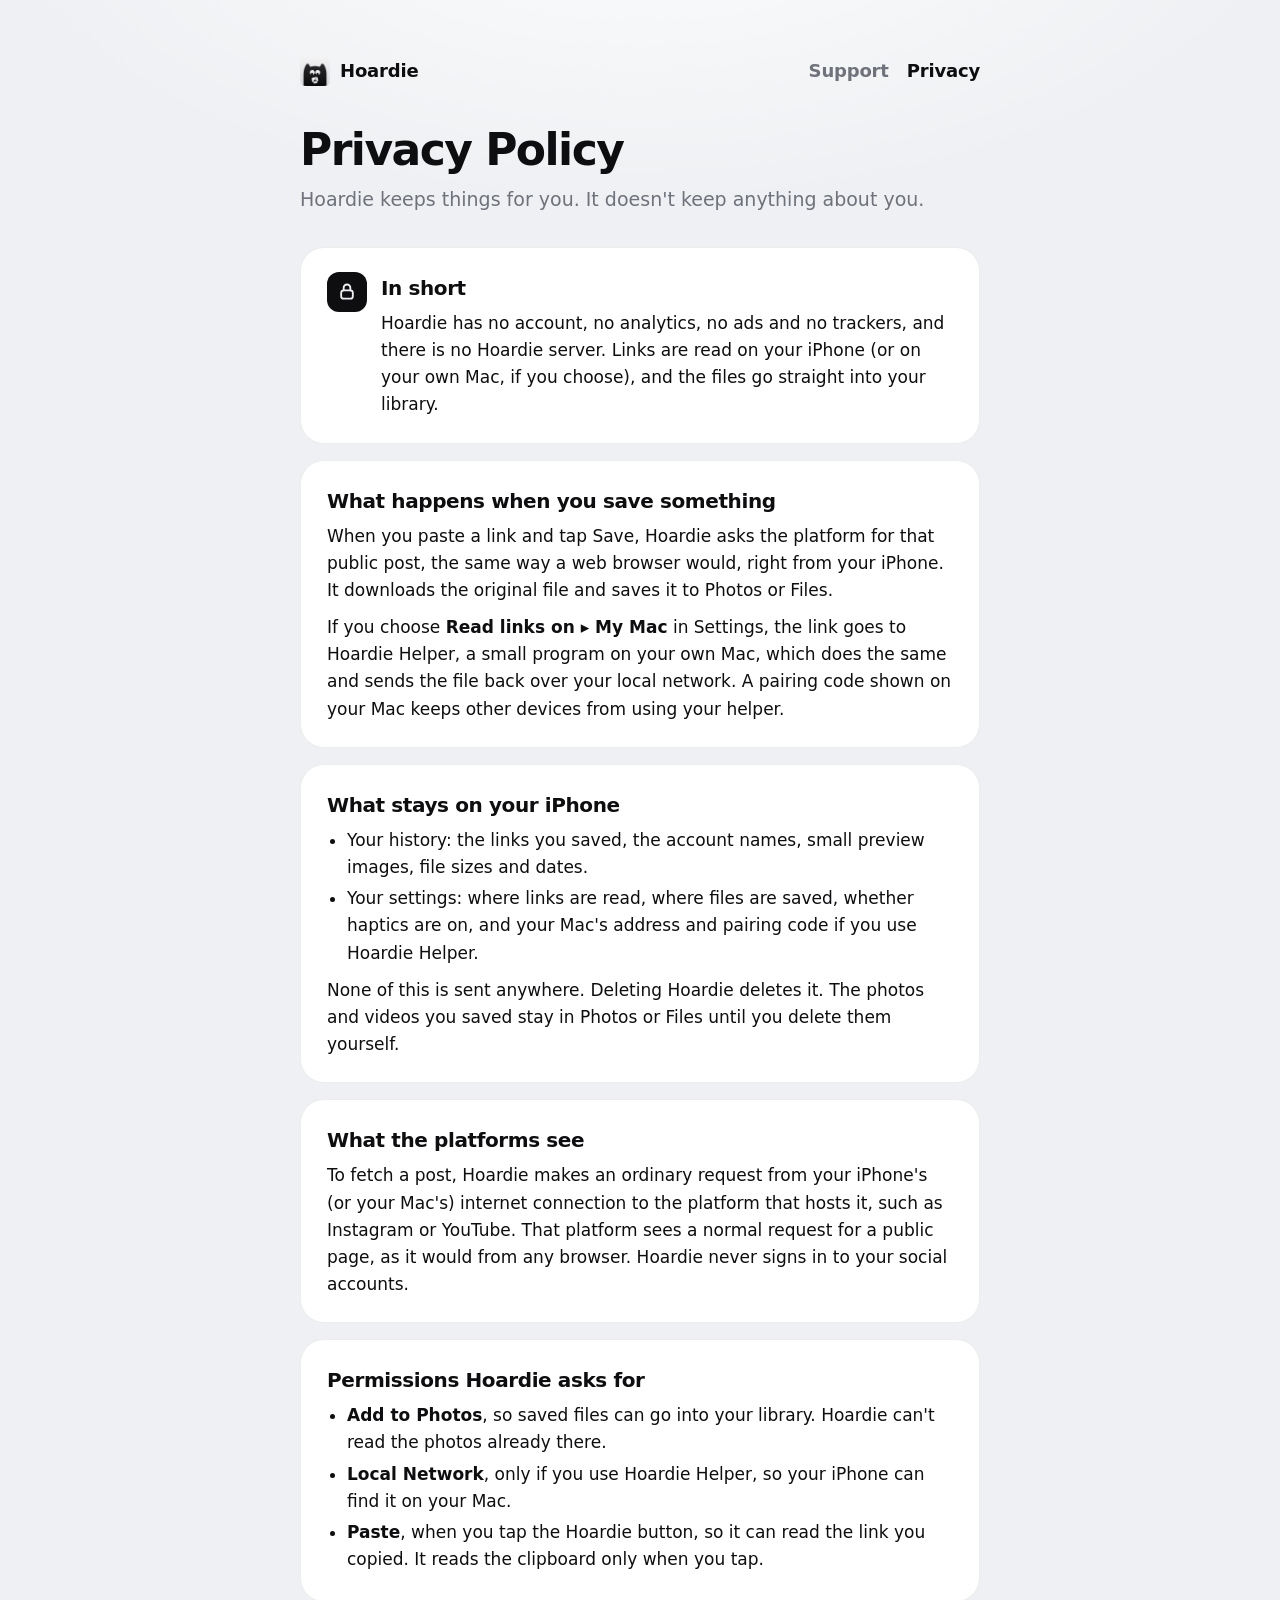
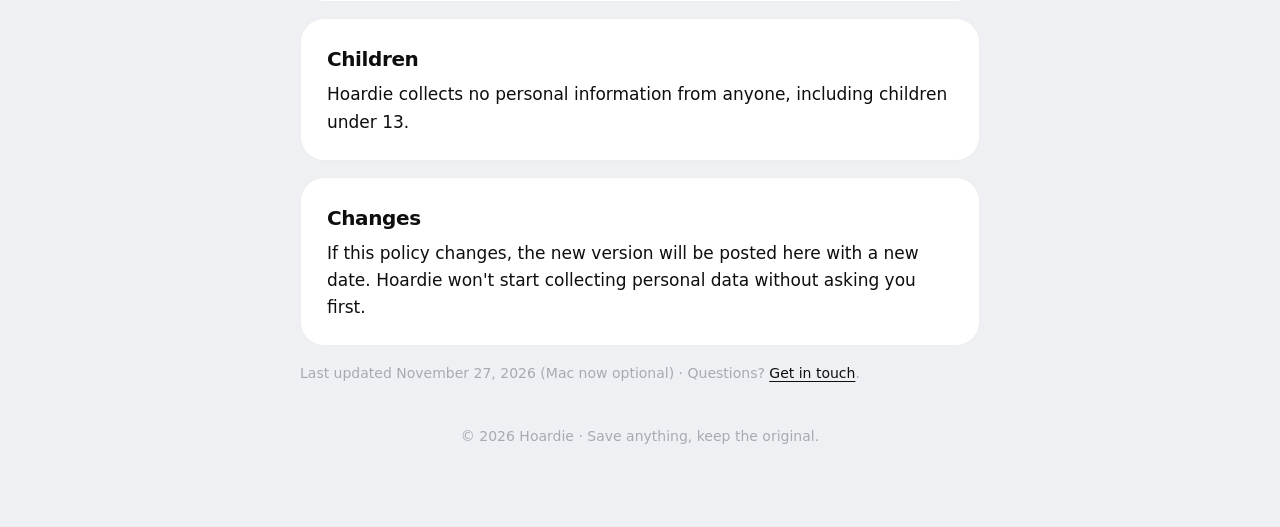
<file: privacy.html>
<!doctype html>
<html lang="en">
<head>
<meta charset="utf-8">
<meta name="viewport" content="width=device-width, initial-scale=1, viewport-fit=cover">
<title>Hoardie Privacy Policy</title>
<meta name="description" content="Hoardie has no account, no analytics and no server of its own. Here's what happens when you save something.">
<link rel="icon" type="image/svg+xml" href="assets/favicon.svg?v=3">
<link rel="icon" type="image/png" sizes="64x64" href="assets/favicon-64.png?v=3">
<link rel="icon" type="image/png" sizes="32x32" href="assets/favicon-32.png?v=3">
<link rel="shortcut icon" href="favicon.ico?v=3">
<link rel="apple-touch-icon" href="assets/apple-touch-icon.png?v=3">
<link rel="stylesheet" href="style.css">
</head>
<body>
<main>
<header>
  <a href="./"><img src="assets/icon.png" alt=""> Hoardie</a>
  <nav><a href="./#support">Support</a><a href="privacy.html" aria-current="page">Privacy</a></nav>
</header>
<h1>Privacy Policy</h1>
<p class="lede">Hoardie keeps things for you. It doesn't keep anything about you.</p>

<div class="card highlight">
  <div class="badge"><svg viewBox="0 0 24 24" fill="none" stroke="currentColor" stroke-width="2.2" stroke-linecap="round" stroke-linejoin="round"><rect x="5" y="10" width="14" height="10" rx="3"/><path d="M8 10V7a4 4 0 0 1 8 0v3"/></svg></div>
  <div>
    <h2>In short</h2>
    <p>Hoardie has no account, no analytics, no ads and no trackers, and there is no Hoardie server. Links are read on your iPhone (or on your own Mac, if you choose), and the files go straight into your library.</p>
  </div>
</div>

<div class="card">
  <h2>What happens when you save something</h2>
  <p>When you paste a link and tap Save, Hoardie asks the platform for that public post, the same way a web browser would, right from your iPhone. It downloads the original file and saves it to Photos or Files.</p>
  <p>If you choose <strong>Read links on ▸ My Mac</strong> in Settings, the link goes to Hoardie Helper, a small program on your own Mac, which does the same and sends the file back over your local network. A pairing code shown on your Mac keeps other devices from using your helper.</p>
</div>

<div class="card">
  <h2>What stays on your iPhone</h2>
  <ul>
    <li>Your history: the links you saved, the account names, small preview images, file sizes and dates.</li>
    <li>Your settings: where links are read, where files are saved, whether haptics are on, and your Mac's address and pairing code if you use Hoardie Helper.</li>
  </ul>
  <p>None of this is sent anywhere. Deleting Hoardie deletes it. The photos and videos you saved stay in Photos or Files until you delete them yourself.</p>
</div>

<div class="card">
  <h2>What the platforms see</h2>
  <p>To fetch a post, Hoardie makes an ordinary request from your iPhone's (or your Mac's) internet connection to the platform that hosts it, such as Instagram or YouTube. That platform sees a normal request for a public page, as it would from any browser. Hoardie never signs in to your social accounts.</p>
</div>

<div class="card">
  <h2>Permissions Hoardie asks for</h2>
  <ul>
    <li><strong>Add to Photos</strong>, so saved files can go into your library. Hoardie can't read the photos already there.</li>
    <li><strong>Local Network</strong>, only if you use Hoardie Helper, so your iPhone can find it on your Mac.</li>
    <li><strong>Paste</strong>, when you tap the Hoardie button, so it can read the link you copied. It reads the clipboard only when you tap.</li>
  </ul>
</div>

<div class="card">
  <h2>Children</h2>
  <p>Hoardie collects no personal information from anyone, including children under 13.</p>
</div>

<div class="card">
  <h2>Changes</h2>
  <p>If this policy changes, the new version will be posted here with a new date. Hoardie won't start collecting personal data without asking you first.</p>
</div>

<p class="small">Last updated November 27, 2026 (Mac now optional) · Questions? <a href="https://github.com/haafisw/hoardie/issues/new">Get in touch</a>.</p>
<footer><p class="small">© 2026 Hoardie · Save anything, keep the original.</p></footer>
</main>
</body>
</html>
</file>
<file: style.css>
:root {
  --bg: #eef0f3; --card: #ffffff; --ink: #0e0e10; --secondary: #6f727a; --tertiary: #a7aab1;
  --edge: rgba(0,0,0,.07); --glow: rgba(255,255,255,.9);
  color-scheme: light dark;
}
@media (prefers-color-scheme: dark) {
  :root { --bg: #000; --card: #17171a; --ink: #f2f2f4; --secondary: #9c9ea6; --tertiary: #66686f;
          --edge: rgba(255,255,255,.11); --glow: rgba(255,255,255,.07); }
}
* { box-sizing: border-box; margin: 0; padding: 0; }
body {
  background: var(--bg) radial-gradient(60rem 30rem at 50% -8rem, var(--glow), transparent 70%) no-repeat;
  color: var(--ink); font: 17px/1.6 -apple-system, BlinkMacSystemFont, "SF Pro Text", system-ui, sans-serif;
  -webkit-font-smoothing: antialiased; padding: 0 max(16px, env(safe-area-inset-left));
}
main { max-width: 680px; margin: 0 auto; padding: 56px 0 80px; }
header { display: flex; align-items: center; gap: 12px; margin-bottom: 40px; }
header a { color: inherit; text-decoration: none; display: flex; align-items: center; gap: 10px; font-weight: 600; font-size: 18px; letter-spacing: -.01em; }
header img { width: 30px; height: 30px; }
nav { margin-left: auto; display: flex; gap: 18px; font-size: 15px; }
nav a { color: var(--secondary); text-decoration: none; }
nav a[aria-current] { color: var(--ink); font-weight: 600; }
h1 { font-size: clamp(32px, 6vw, 44px); line-height: 1.1; letter-spacing: -.035em; margin-bottom: 10px; }
.lede { color: var(--secondary); font-size: 19px; margin-bottom: 32px; }
.card { background: var(--card); border: 1px solid var(--edge); border-radius: 24px; padding: 24px 26px; margin-bottom: 16px; }
h2 { font-size: 20px; letter-spacing: -.02em; margin-bottom: 6px; }
p + p, ul + p, p + ul { margin-top: 10px; }
ul { padding-left: 20px; }
li { margin: 4px 0; }
.muted { color: var(--secondary); }
.small { font-size: 14px; color: var(--tertiary); }
.highlight { display: flex; gap: 14px; align-items: flex-start; }
.badge { flex: none; width: 40px; height: 40px; border-radius: 12px; display: grid; place-items: center; background: var(--ink); color: var(--bg); }
.badge svg { width: 20px; height: 20px; }
a { color: var(--ink); text-underline-offset: 3px; }
footer { margin-top: 40px; text-align: center; }
</file>
